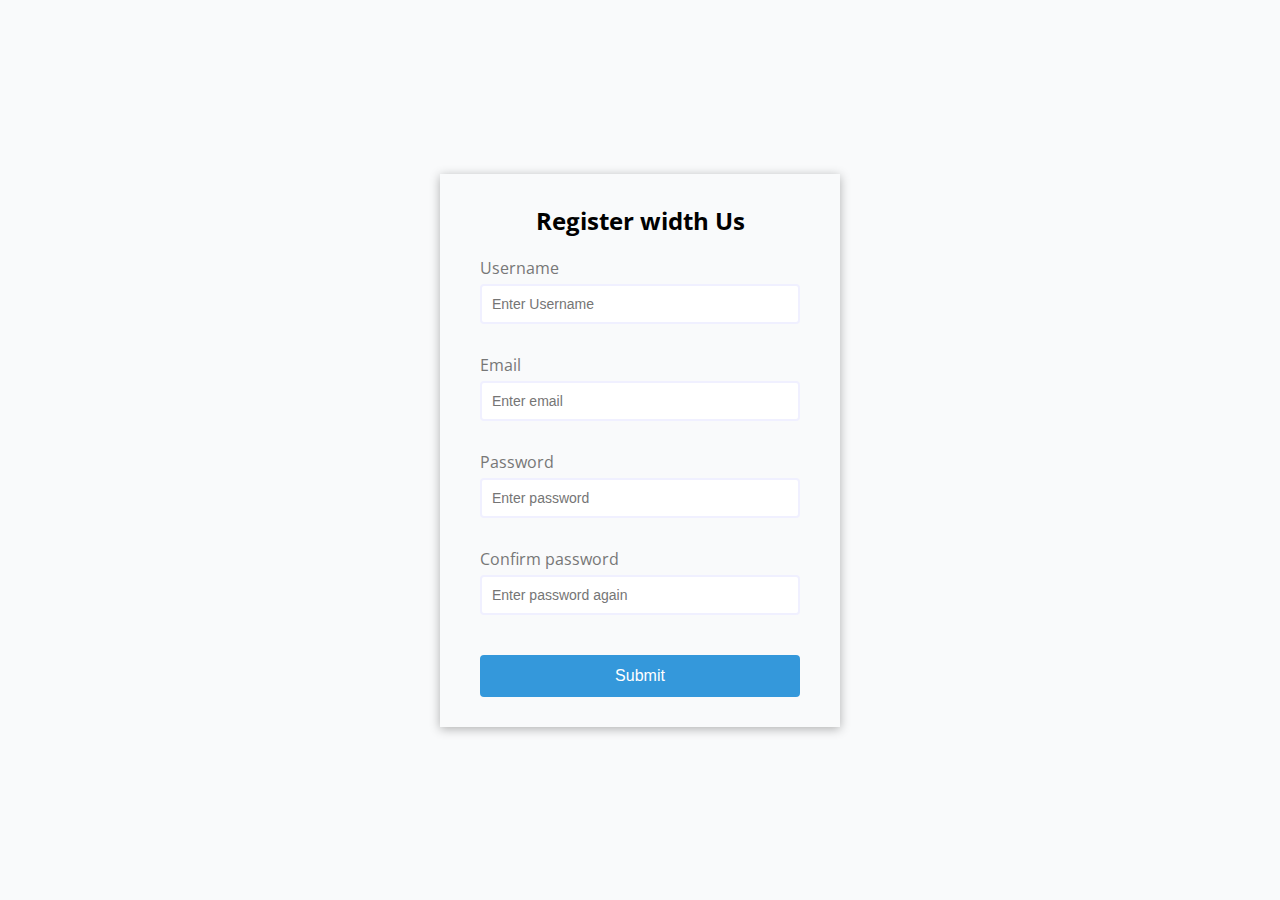
<file: PAC1_Ex2_1/index.html>
<!DOCTYPE html>
<html lang="en">
<head>
    <meta charset="UTF-8">
    <meta name="viewport" content="width=device-width, initial-scale=1.0">
    <title>Login</title>
    <link rel="stylesheet" href="style.css">
</head>
<body>
    
    <main>
        <div class="conteiner">
            <form id="form" class="form">
                <h2>Register width Us</h2>
                <div class="form-control">
                    <label for="username">Username</label>
                    <input type="text" id="username" placeholder="Enter Username">
                    <small>Error message</small>
                </div>
                <div class="form-control">
                    <label for="email">Email</label>
                    <input type="text" id="email" placeholder="Enter email">
                    <small>Error message</small>
                </div>
                <div class="form-control">
                    <label for="password">Password</label>
                    <input type="password" id="password" placeholder="Enter password">
                    <small>Error message</small>
                </div>
                <div class="form-control">
                    <label for="password2">Confirm password</label>
                    <input type="password" id="password2" placeholder="Enter password again">
                    <small>Error message</small>
                </div>
                <button type="submit">Submit</button>
            </form>
        </div>
    </main>
    <script src="script.js"></script>
</body>
</html>
</file>
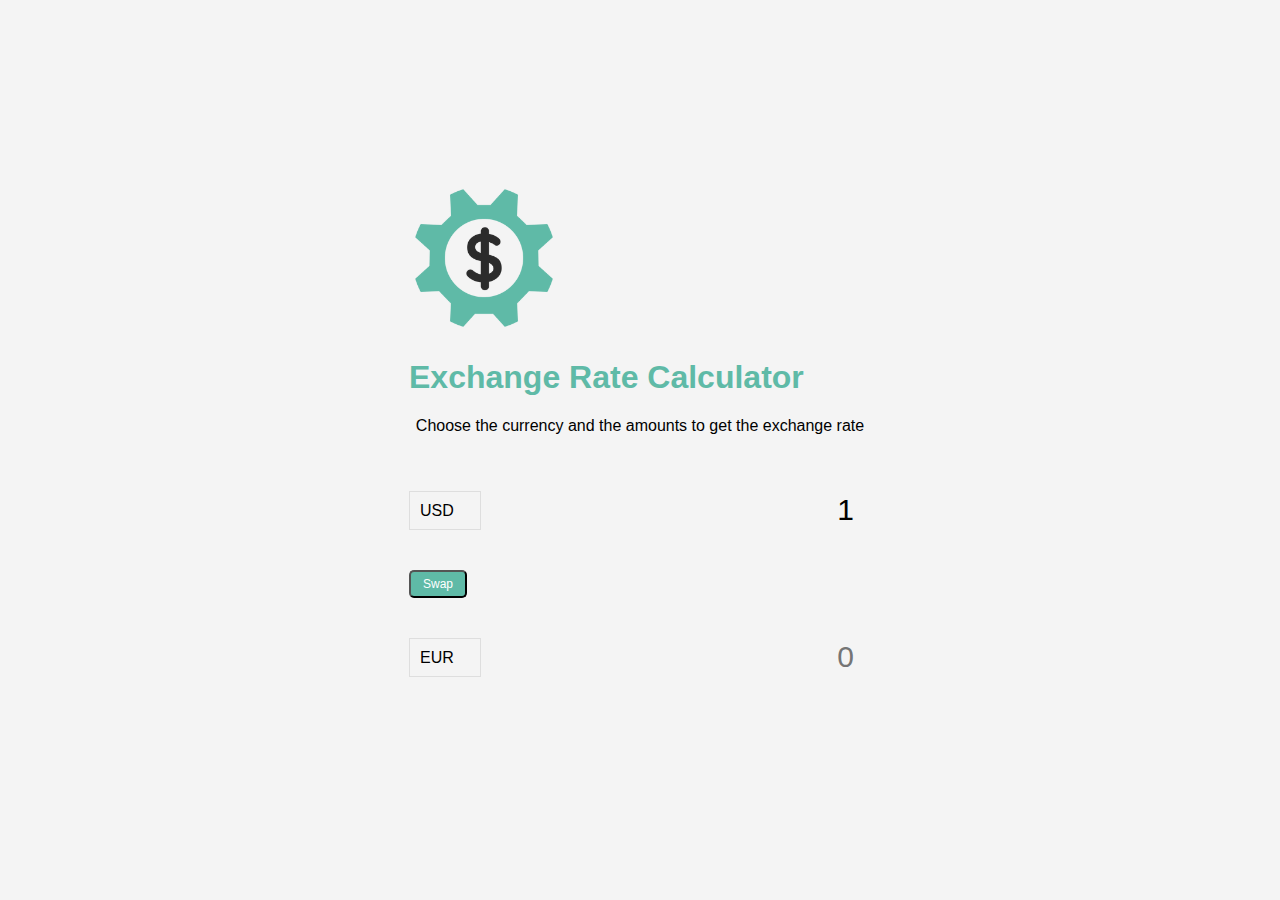
<file: PAC1_Ex2_2/index.html>
<!DOCTYPE html>
<html lang="en">
<head>
    <meta charset="UTF-8">
    <meta name="viewport" content="width=device-width, initial-scale=1.0">
    <meta http-equiv="X-UA-Compatible" content="ie=edge">
    <title>Exchange Rate Calculator</title>
    <link rel="stylesheet" href="style.css">
</head>
<body>
    <main>
        <img src="img/money.png" alt="logo calculator" class="money-img">
        <div class="resultAPI" id="resultAPI"></div>
        <h1>Exchange Rate Calculator</h1>
        <p>Choose the currency and the amounts to get the exchange rate</p>
        
        <div class="container">
            <div class="currency">
                <select id="currency-one">
                    <option value="EUR">EUR</option>
                    <option value="USD" selected>USD</option>
                    <option value="AED">AED</option>
                    <option value="AFN">AFN</option>
                    <option value="ALL">ALL</option>
                    <option value="AMD">AMD</option>
                    <option value="ANG">ANG</option>
                    <option value="AOA">AOA</option>
                    <option value="ARS">ARS</option>
                    <option value="AUD">AUD</option>
                    <option value="AWG">AWG</option>
                    <option value="AZN">AZN</option>
                    <option value="BAM">BAM</option>
                    <option value="BBD">BBD</option>
                    <option value="BDT">BDT</option>
                    <option value="BGN">BGN</option>
                    <option value="BHD">BHD</option>
                    <option value="BIF">BIF</option>
                    <option value="BMD">BMD</option>
                    <option value="BND">BND</option>
                    <option value="BOB">BOB</option>
                    <option value="BRL">BRL</option>
                    <option value="BSD">BSD</option>
                    <option value="BTN">BTN</option>
                    <option value="BWP">BWP</option>
                    <option value="BYN">BYN</option>
                    <option value="BZD">BZD</option>
                    <option value="CAD">CAD</option>
                    <option value="CDF">CDF</option>
                    <option value="CHF">CHF</option>
                    <option value="CLP">CLP</option>
                    <option value="CNY">CNY</option>
                    <option value="COP">COP</option>
                    <option value="CRC">CRC</option>
                    <option value="CUP">CUP</option>
                    <option value="CVE">CVE</option>
                    <option value="CZK">CZK</option>
                    <option value="DJF">DJF</option>
                    <option value="DKK">DKK</option>
                    <option value="DOP">DOP</option>
                    <option value="DZD">DZD</option>
                    <option value="EGP">EGP</option>
                    <option value="ERN">ERN</option>
                    <option value="ETB">ETB</option>
                    <option value="FJD">FJD</option>
                    <option value="FKP">FKP</option>
                    <option value="FOK">FOK</option>
                    <option value="GBP">GBP</option>
                    <option value="GEL">GEL</option>
                    <option value="GGP">GGP</option>
                    <option value="GHS">GHS</option>
                    <option value="GIP">GIP</option>
                    <option value="GMD">GMD</option>
                    <option value="GNF">GNF</option>
                    <option value="GTQ">GTQ</option>
                    <option value="GYD">GYD</option>
                    <option value="HKD">HKD</option>
                    <option value="HNL">HNL</option>
                    <option value="HRK">HRK</option>
                    <option value="HTG">HTG</option>
                    <option value="HUF">HUF</option>
                    <option value="IDR">IDR</option>
                    <option value="ILS">ILS</option>
                    <option value="IMP">IMP</option>
                    <option value="INR">INR</option>
                    <option value="IQD">IQD</option>
                    <option value="IRR">IRR</option>
                    <option value="ISK">ISK</option>
                    <option value="JEP">JEP</option>
                    <option value="JMD">JMD</option>
                    <option value="JOD">JOD</option>
                    <option value="JPY">JPY</option>
                    <option value="KES">KES</option>
                    <option value="KGS">KGS</option>
                    <option value="KHR">KHR</option>
                    <option value="KID">KID</option>
                    <option value="KMF">KMF</option>
                    <option value="KRW">KRW</option>
                    <option value="KWD">KWD</option>
                    <option value="KYD">KYD</option>
                    <option value="KZT">KZT</option>
                    <option value="LAK">LAK</option>
                    <option value="LBP">LBP</option>
                    <option value="LKR">LKR</option>
                    <option value="LRD">LRD</option>
                    <option value="LSL">LSL</option>
                    <option value="LYD">LYD</option>
                    <option value="MAD">MAD</option>
                    <option value="MDL">MDL</option>
                    <option value="MGA">MGA</option>
                    <option value="MKD">MKD</option>
                    <option value="MMK">MMK</option>
                    <option value="MNT">MNT</option>
                    <option value="MOP">MOP</option>
                    <option value="MRU">MRU</option>
                    <option value="MUR">MUR</option>
                    <option value="MVR">MVR</option>
                    <option value="MWK">MWK</option>
                    <option value="MXN">MXN</option>
                    <option value="MYR">MYR</option>
                    <option value="MZN">MZN</option>
                    <option value="NAD">NAD</option>
                    <option value="NGN">NGN</option>
                    <option value="NIO">NIO</option>
                    <option value="NOK">NOK</option>
                    <option value="NPR">NPR</option>
                    <option value="NZD">NZD</option>
                    <option value="OMR">OMR</option>
                    <option value="PAB">PAB</option>
                    <option value="PEN">PEN</option>
                    <option value="PGK">PGK</option>
                    <option value="PHP">PHP</option>
                    <option value="PKR">PKR</option>
                    <option value="PLN">PLN</option>
                    <option value="PYG">PYG</option>
                    <option value="QAR">QAR</option>
                    <option value="RON">RON</option>
                    <option value="RSD">RSD</option>
                    <option value="RUB">RUB</option>
                    <option value="RWF">RWF</option>
                    <option value="SAR">SAR</option>
                    <option value="SBD">SBD</option>
                    <option value="SCR">SCR</option>
                    <option value="SDG">SDG</option>
                    <option value="SEK">SEK</option>
                    <option value="SGD">SGD</option>
                    <option value="SHP">SHP</option>
                    <option value="SLE">SLE</option>
                    <option value="SOS">SOS</option>
                    <option value="SRD">SRD</option>
                    <option value="SSP">SSP</option>
                    <option value="STN">STN</option>
                    <option value="SYP">SYP</option>
                    <option value="SZL">SZL</option>
                    <option value="THB">THB</option>
                    <option value="TJS">TJS</option>
                    <option value="TMT">TMT</option>
                    <option value="TND">TND</option>
                    <option value="TOP">TOP</option>
                    <option value="TRY">TRY</option>
                    <option value="TTD">TTD</option>
                    <option value="TVD">TVD</option>
                    <option value="TWD">TWD</option>
                    <option value="TZS">TZS</option>
                    <option value="UAH">UAH</option>
                    <option value="UGX">UGX</option>
                    <option value="UYU">UYU</option>
                    <option value="UZS">UZS</option>
                    <option value="VES">VES</option>
                    <option value="VND">VND</option>
                    <option value="VUV">VUV</option>
                    <option value="WST">WST</option>
                    <option value="XAF">XAF</option>
                    <option value="XCD">XCD</option>
                    <option value="XDR">XDR</option>
                    <option value="XOF">XOF</option>
                    <option value="XPF">XPF</option>
                    <option value="YER">YER</option>
                    <option value="ZAR">ZAR</option>
                    <option value="ZMW">ZMW</option>
                    <option value="ZWL">ZWL</option>
                </select>
                <input type="number" id="amount-one" placeholder="0" value="1">
                <div class="errorOne" id="errorOne"></div>
            </div>
            <div class="swap-rate-container">
                <button class="btn" id="swap">
                    Swap
                </button>
                <div class="rate" id="rate"></div>
            </div>
            <div class="currency">
                <select id="currency-two">
                    <option value="EUR" selected>EUR</option>
                    <option value="USD">USD</option>
                    <option value="AED">AED</option>
                    <option value="AFN">AFN</option>
                    <option value="ALL">ALL</option>
                    <option value="AMD">AMD</option>
                    <option value="ANG">ANG</option>
                    <option value="AOA">AOA</option>
                    <option value="ARS">ARS</option>
                    <option value="AUD">AUD</option>
                    <option value="AWG">AWG</option>
                    <option value="AZN">AZN</option>
                    <option value="BAM">BAM</option>
                    <option value="BBD">BBD</option>
                    <option value="BDT">BDT</option>
                    <option value="BGN">BGN</option>
                    <option value="BHD">BHD</option>
                    <option value="BIF">BIF</option>
                    <option value="BMD">BMD</option>
                    <option value="BND">BND</option>
                    <option value="BOB">BOB</option>
                    <option value="BRL">BRL</option>
                    <option value="BSD">BSD</option>
                    <option value="BTN">BTN</option>
                    <option value="BWP">BWP</option>
                    <option value="BYN">BYN</option>
                    <option value="BZD">BZD</option>
                    <option value="CAD">CAD</option>
                    <option value="CDF">CDF</option>
                    <option value="CHF">CHF</option>
                    <option value="CLP">CLP</option>
                    <option value="CNY">CNY</option>
                    <option value="COP">COP</option>
                    <option value="CRC">CRC</option>
                    <option value="CUP">CUP</option>
                    <option value="CVE">CVE</option>
                    <option value="CZK">CZK</option>
                    <option value="DJF">DJF</option>
                    <option value="DKK">DKK</option>
                    <option value="DOP">DOP</option>
                    <option value="DZD">DZD</option>
                    <option value="EGP">EGP</option>
                    <option value="ERN">ERN</option>
                    <option value="ETB">ETB</option>
                    <option value="FJD">FJD</option>
                    <option value="FKP">FKP</option>
                    <option value="FOK">FOK</option>
                    <option value="GBP">GBP</option>
                    <option value="GEL">GEL</option>
                    <option value="GGP">GGP</option>
                    <option value="GHS">GHS</option>
                    <option value="GIP">GIP</option>
                    <option value="GMD">GMD</option>
                    <option value="GNF">GNF</option>
                    <option value="GTQ">GTQ</option>
                    <option value="GYD">GYD</option>
                    <option value="HKD">HKD</option>
                    <option value="HNL">HNL</option>
                    <option value="HRK">HRK</option>
                    <option value="HTG">HTG</option>
                    <option value="HUF">HUF</option>
                    <option value="IDR">IDR</option>
                    <option value="ILS">ILS</option>
                    <option value="IMP">IMP</option>
                    <option value="INR">INR</option>
                    <option value="IQD">IQD</option>
                    <option value="IRR">IRR</option>
                    <option value="ISK">ISK</option>
                    <option value="JEP">JEP</option>
                    <option value="JMD">JMD</option>
                    <option value="JOD">JOD</option>
                    <option value="JPY">JPY</option>
                    <option value="KES">KES</option>
                    <option value="KGS">KGS</option>
                    <option value="KHR">KHR</option>
                    <option value="KID">KID</option>
                    <option value="KMF">KMF</option>
                    <option value="KRW">KRW</option>
                    <option value="KWD">KWD</option>
                    <option value="KYD">KYD</option>
                    <option value="KZT">KZT</option>
                    <option value="LAK">LAK</option>
                    <option value="LBP">LBP</option>
                    <option value="LKR">LKR</option>
                    <option value="LRD">LRD</option>
                    <option value="LSL">LSL</option>
                    <option value="LYD">LYD</option>
                    <option value="MAD">MAD</option>
                    <option value="MDL">MDL</option>
                    <option value="MGA">MGA</option>
                    <option value="MKD">MKD</option>
                    <option value="MMK">MMK</option>
                    <option value="MNT">MNT</option>
                    <option value="MOP">MOP</option>
                    <option value="MRU">MRU</option>
                    <option value="MUR">MUR</option>
                    <option value="MVR">MVR</option>
                    <option value="MWK">MWK</option>
                    <option value="MXN">MXN</option>
                    <option value="MYR">MYR</option>
                    <option value="MZN">MZN</option>
                    <option value="NAD">NAD</option>
                    <option value="NGN">NGN</option>
                    <option value="NIO">NIO</option>
                    <option value="NOK">NOK</option>
                    <option value="NPR">NPR</option>
                    <option value="NZD">NZD</option>
                    <option value="OMR">OMR</option>
                    <option value="PAB">PAB</option>
                    <option value="PEN">PEN</option>
                    <option value="PGK">PGK</option>
                    <option value="PHP">PHP</option>
                    <option value="PKR">PKR</option>
                    <option value="PLN">PLN</option>
                    <option value="PYG">PYG</option>
                    <option value="QAR">QAR</option>
                    <option value="RON">RON</option>
                    <option value="RSD">RSD</option>
                    <option value="RUB">RUB</option>
                    <option value="RWF">RWF</option>
                    <option value="SAR">SAR</option>
                    <option value="SBD">SBD</option>
                    <option value="SCR">SCR</option>
                    <option value="SDG">SDG</option>
                    <option value="SEK">SEK</option>
                    <option value="SGD">SGD</option>
                    <option value="SHP">SHP</option>
                    <option value="SLE">SLE</option>
                    <option value="SOS">SOS</option>
                    <option value="SRD">SRD</option>
                    <option value="SSP">SSP</option>
                    <option value="STN">STN</option>
                    <option value="SYP">SYP</option>
                    <option value="SZL">SZL</option>
                    <option value="THB">THB</option>
                    <option value="TJS">TJS</option>
                    <option value="TMT">TMT</option>
                    <option value="TND">TND</option>
                    <option value="TOP">TOP</option>
                    <option value="TRY">TRY</option>
                    <option value="TTD">TTD</option>
                    <option value="TVD">TVD</option>
                    <option value="TWD">TWD</option>
                    <option value="TZS">TZS</option>
                    <option value="UAH">UAH</option>
                    <option value="UGX">UGX</option>
                    <option value="UYU">UYU</option>
                    <option value="UZS">UZS</option>
                    <option value="VES">VES</option>
                    <option value="VND">VND</option>
                    <option value="VUV">VUV</option>
                    <option value="WST">WST</option>
                    <option value="XAF">XAF</option>
                    <option value="XCD">XCD</option>
                    <option value="XDR">XDR</option>
                    <option value="XOF">XOF</option>
                    <option value="XPF">XPF</option>
                    <option value="YER">YER</option>
                    <option value="ZAR">ZAR</option>
                    <option value="ZMW">ZMW</option>
                    <option value="ZWL">ZWL</option>
                </select>
                <input type="number" id="amount-two" placeholder="0">
                <div class="errorTwo" id="errorTwo"></div>
            </div>
        </div>
        <script src="script.js"></script>
    </main>
</body>
</html>
</file>
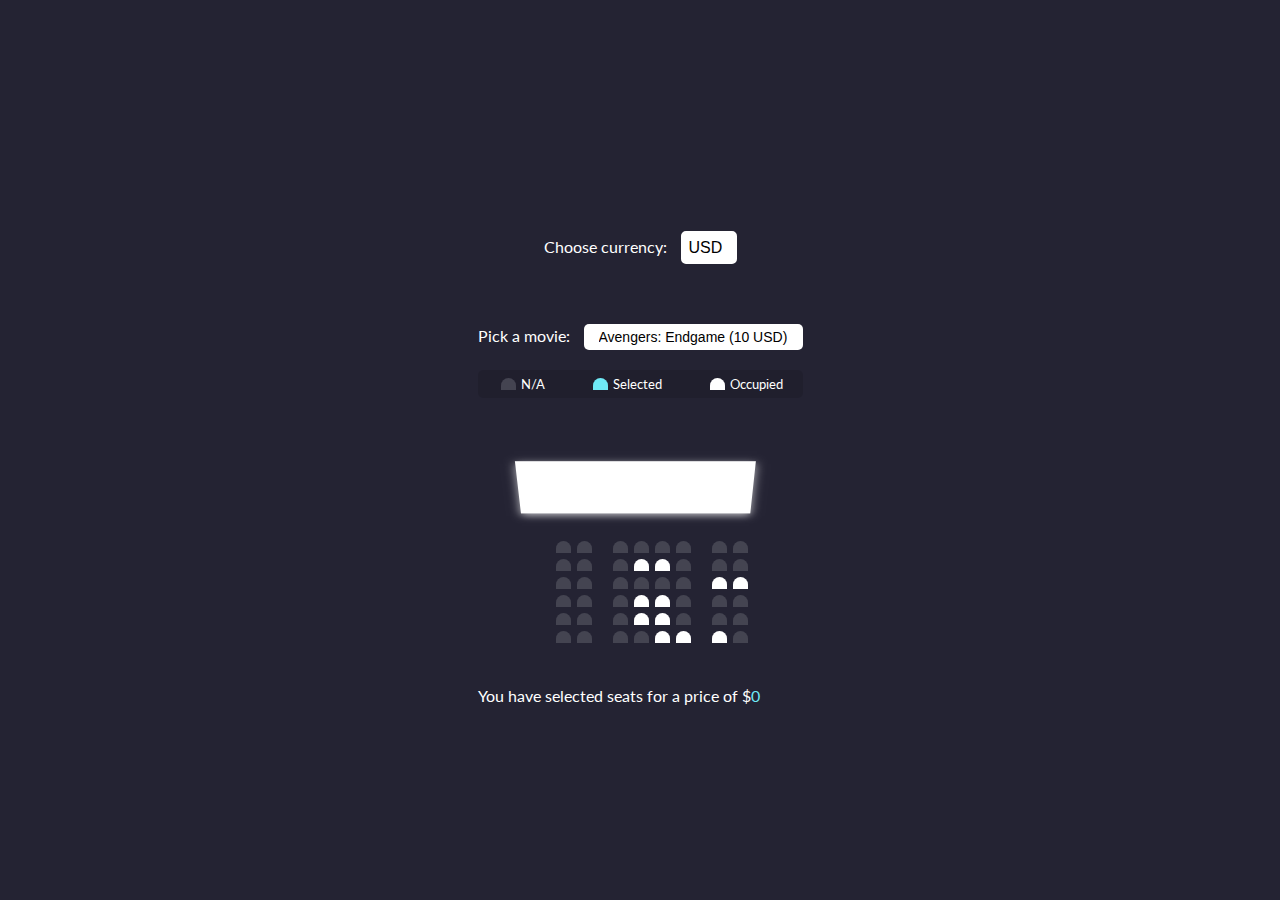
<file: PAC1_Ex2_3/index.html>
<!DOCTYPE html>
<html lang="en">
<head>
    <meta charset="UTF-8">
    <meta name="viewport" content="width=device-width, initial-scale=1.0">
    <meta http-equiv="X-UA-Compatible" content="ie=edge">
    <title>Movie Seat Booking</title>
    <link rel="stylesheet" href="style.css">
</head>
<body>
    <main>
        <div class="currency">
            <label>Choose currency: <label>
            <select id="currency-one">
                <option value="EUR">EUR</option>
                <option value="USD" selected>USD</option>
                <option value="AED">AED</option>
                <option value="AFN">AFN</option>
                <option value="ALL">ALL</option>
                <option value="AMD">AMD</option>
                <option value="ANG">ANG</option>
                <option value="AOA">AOA</option>
                <option value="ARS">ARS</option>
                <option value="AUD">AUD</option>
                <option value="AWG">AWG</option>
                <option value="AZN">AZN</option>
                <option value="BAM">BAM</option>
                <option value="BBD">BBD</option>
                <option value="BDT">BDT</option>
                <option value="BGN">BGN</option>
                <option value="BHD">BHD</option>
                <option value="BIF">BIF</option>
                <option value="BMD">BMD</option>
                <option value="BND">BND</option>
                <option value="BOB">BOB</option>
                <option value="BRL">BRL</option>
                <option value="BSD">BSD</option>
                <option value="BTN">BTN</option>
                <option value="BWP">BWP</option>
                <option value="BYN">BYN</option>
                <option value="BZD">BZD</option>
                <option value="CAD">CAD</option>
                <option value="CDF">CDF</option>
                <option value="CHF">CHF</option>
                <option value="CLP">CLP</option>
                <option value="CNY">CNY</option>
                <option value="COP">COP</option>
                <option value="CRC">CRC</option>
                <option value="CUP">CUP</option>
                <option value="CVE">CVE</option>
                <option value="CZK">CZK</option>
                <option value="DJF">DJF</option>
                <option value="DKK">DKK</option>
                <option value="DOP">DOP</option>
                <option value="DZD">DZD</option>
                <option value="EGP">EGP</option>
                <option value="ERN">ERN</option>
                <option value="ETB">ETB</option>
                <option value="FJD">FJD</option>
                <option value="FKP">FKP</option>
                <option value="FOK">FOK</option>
                <option value="GBP">GBP</option>
                <option value="GEL">GEL</option>
                <option value="GGP">GGP</option>
                <option value="GHS">GHS</option>
                <option value="GIP">GIP</option>
                <option value="GMD">GMD</option>
                <option value="GNF">GNF</option>
                <option value="GTQ">GTQ</option>
                <option value="GYD">GYD</option>
                <option value="HKD">HKD</option>
                <option value="HNL">HNL</option>
                <option value="HRK">HRK</option>
                <option value="HTG">HTG</option>
                <option value="HUF">HUF</option>
                <option value="IDR">IDR</option>
                <option value="ILS">ILS</option>
                <option value="IMP">IMP</option>
                <option value="INR">INR</option>
                <option value="IQD">IQD</option>
                <option value="IRR">IRR</option>
                <option value="ISK">ISK</option>
                <option value="JEP">JEP</option>
                <option value="JMD">JMD</option>
                <option value="JOD">JOD</option>
                <option value="JPY">JPY</option>
                <option value="KES">KES</option>
                <option value="KGS">KGS</option>
                <option value="KHR">KHR</option>
                <option value="KID">KID</option>
                <option value="KMF">KMF</option>
                <option value="KRW">KRW</option>
                <option value="KWD">KWD</option>
                <option value="KYD">KYD</option>
                <option value="KZT">KZT</option>
                <option value="LAK">LAK</option>
                <option value="LBP">LBP</option>
                <option value="LKR">LKR</option>
                <option value="LRD">LRD</option>
                <option value="LSL">LSL</option>
                <option value="LYD">LYD</option>
                <option value="MAD">MAD</option>
                <option value="MDL">MDL</option>
                <option value="MGA">MGA</option>
                <option value="MKD">MKD</option>
                <option value="MMK">MMK</option>
                <option value="MNT">MNT</option>
                <option value="MOP">MOP</option>
                <option value="MRU">MRU</option>
                <option value="MUR">MUR</option>
                <option value="MVR">MVR</option>
                <option value="MWK">MWK</option>
                <option value="MXN">MXN</option>
                <option value="MYR">MYR</option>
                <option value="MZN">MZN</option>
                <option value="NAD">NAD</option>
                <option value="NGN">NGN</option>
                <option value="NIO">NIO</option>
                <option value="NOK">NOK</option>
                <option value="NPR">NPR</option>
                <option value="NZD">NZD</option>
                <option value="OMR">OMR</option>
                <option value="PAB">PAB</option>
                <option value="PEN">PEN</option>
                <option value="PGK">PGK</option>
                <option value="PHP">PHP</option>
                <option value="PKR">PKR</option>
                <option value="PLN">PLN</option>
                <option value="PYG">PYG</option>
                <option value="QAR">QAR</option>
                <option value="RON">RON</option>
                <option value="RSD">RSD</option>
                <option value="RUB">RUB</option>
                <option value="RWF">RWF</option>
                <option value="SAR">SAR</option>
                <option value="SBD">SBD</option>
                <option value="SCR">SCR</option>
                <option value="SDG">SDG</option>
                <option value="SEK">SEK</option>
                <option value="SGD">SGD</option>
                <option value="SHP">SHP</option>
                <option value="SLE">SLE</option>
                <option value="SOS">SOS</option>
                <option value="SRD">SRD</option>
                <option value="SSP">SSP</option>
                <option value="STN">STN</option>
                <option value="SYP">SYP</option>
                <option value="SZL">SZL</option>
                <option value="THB">THB</option>
                <option value="TJS">TJS</option>
                <option value="TMT">TMT</option>
                <option value="TND">TND</option>
                <option value="TOP">TOP</option>
                <option value="TRY">TRY</option>
                <option value="TTD">TTD</option>
                <option value="TVD">TVD</option>
                <option value="TWD">TWD</option>
                <option value="TZS">TZS</option>
                <option value="UAH">UAH</option>
                <option value="UGX">UGX</option>
                <option value="UYU">UYU</option>
                <option value="UZS">UZS</option>
                <option value="VES">VES</option>
                <option value="VND">VND</option>
                <option value="VUV">VUV</option>
                <option value="WST">WST</option>
                <option value="XAF">XAF</option>
                <option value="XCD">XCD</option>
                <option value="XDR">XDR</option>
                <option value="XOF">XOF</option>
                <option value="XPF">XPF</option>
                <option value="YER">YER</option>
                <option value="ZAR">ZAR</option>
                <option value="ZMW">ZMW</option>
                <option value="ZWL">ZWL</option>
            </select>
        </div>
        <label id="apiresult" class="apiresult"></label>
        <div class="movie-container">
            <label>Pick a movie:</label>
            <select id="movie" class="moviePrices">
                <option class="film" value="10" title="Avengers: Endgame">Avengers: Endgame (10 USD)</option>
                <option class="film" value="12" title="Joker">Joker (12 USD)</option>
                <option class="film" value="8" title="Toy Story 4">Toy Story 4 (8 USD)</option>
                <option class="film" value="9" title="The Lion King">The Lion King (9 USD)</option>
            </select>
        </div>
        <ul class="showcase">
            <li>
                <div class="seat"></div>
                <small>N/A</small>
            </li>
            <li>
                <div class="seat selected"></div>
                <small>Selected</small>
            </li>
            <li>
                <div class="seat occupied"></div>
                <small>Occupied</small>
            </li>
        </ul>

        <div class="container">
            <div class="screen"></div>
            <div class="row">
                <div class="seat"></div>
                <div class="seat"></div>
                <div class="seat"></div>
                <div class="seat"></div>
                <div class="seat"></div>
                <div class="seat"></div>
                <div class="seat"></div>
                <div class="seat"></div>
            </div>
            <div class="row">
                <div class="seat"></div>
                <div class="seat"></div>
                <div class="seat"></div>
                <div class="seat occupied"></div>
                <div class="seat occupied"></div>
                <div class="seat"></div>
                <div class="seat"></div>
                <div class="seat"></div>
            </div>
            <div class="row">
                <div class="seat"></div>
                <div class="seat"></div>
                <div class="seat"></div>
                <div class="seat"></div>
                <div class="seat"></div>
                <div class="seat"></div>
                <div class="seat occupied"></div>
                <div class="seat occupied"></div>
            </div>
            <div class="row">
                <div class="seat"></div>
                <div class="seat"></div>
                <div class="seat"></div>
                <div class="seat occupied"></div>
                <div class="seat occupied"></div>
                <div class="seat"></div>
                <div class="seat"></div>
                <div class="seat"></div>
            </div>
            <div class="row">
                <div class="seat"></div>
                <div class="seat"></div>
                <div class="seat"></div>
                <div class="seat occupied"></div>
                <div class="seat occupied"></div>
                <div class="seat"></div>
                <div class="seat"></div>
                <div class="seat"></div>
            </div>
            <div class="row">
                <div class="seat"></div>
                <div class="seat"></div>
                <div class="seat"></div>
                <div class="seat"></div>
                <div class="seat occupied"></div>
                <div class="seat occupied"></div>
                <div class="seat occupied"></div>
                <div class="seat"></div>
            </div>
               
        </div>
        <p class="text">You have selected <span id="count" class="count">0</span> seats 
            for a price of $<span id="total" class="total">0</span></p>
    </main>
    <script src="script.js"></script>
</body>
</html>
</file>
<file: PAC1_Ex2_1/style.css>
@import url('https://fonts.googleapis.com/css?family=Open+Sans:400,600,300');
:root{
    --success-color: #2ecc71;
    --error-color: #e74c3c;
}

* {
    box-sizing: border-box;
}

body {
    background-color: #f9fafb;
    font-family: 'Open Sans', sans-serif;
    display: flex;
    align-items: center;
    justify-content: center;
    min-height: 100vh;
    margin: 0;
}

.container {
    background-color: #fff;
    border-radius: 5px;
    box-shadow: 0 2px 10px rgba(0, 0, 0, 0.3);
    width: 500px;
}

h2{
    text-align: center;
    margin: 0 0 20px;
}

.form {
    padding: 30px 40px;
    box-shadow: 0 2px 10px rgba(0, 0, 0, 0.3);
    width: 400px;
}

.form-control{
    margin-bottom: 10px;
    padding-bottom: 20px;
    position: relative;
}

.form-control label {
    color: #777;
    display: block;
    margin-bottom: 5px;
}

.form-control input {
    border: 2px solid #f0f0ff;
    border-radius: 4px;
    display: block;
    width: 100%;
    padding: 10px;
    font-size: 14px;
}

.form-control input:focus{
    outline: 0;
    border-color: #777;
}

.form-control.success input {
    border-color: var(--success-color);
}

.form-control.error input{
    border-color: var(--error-color);
}

.form-control small {
    color: var(--error-color);
    position: absolute;
    bottom: 0;
    left: 0;
    visibility: hidden;
}

.form-control.error small {
    visibility: visible;
}

.form button {
    cursor: pointer;
    background-color: #3498db;
    border: 2px solid #3498db;
    border-radius: 4px;
    color: white;
    display: block;
    font-size: 16px;
    padding: 10px;
    margin-top: 20px;
    width: 100%;
}
</file>
<file: PAC1_Ex2_2/style.css>
:root {
    --primary-color: #5fbaa7;
}
*{
    box-sizing: border-box;
}
body {
    background-color: #f4f4f4;
    display: flex;
    flex-direction: column;
    align-items: center;
    justify-content: center;
    font-family: Arial, Helvetica, sans-serif;
    margin: 0;
    padding: 20px;
    height: 100vh;
}
h1 {
    color: var(--primary-color);
}
p {
    text-align: center;
}
.btn {
    color: #fff;
    background: var(--primary-color);
    cursor: pointer;
    border-radius: 5px;
    font-size: 12px;
    padding: 5px 12px;
}
.money-img{
    width: 150px;
    text-align: center;
}
.currency{
    padding: 40px 0;
    display: flex;
    align-items: center;
    justify-content: space-between;
}
.currency select {
    padding: 10px 20px 10px 10px;
    -moz-appearance: none;
    -webkit-appearance: none;
    appearance: none;
    border: 1px solid #dedede;
    font-size: 16px;
    background: transparent;
    background-position: right 10px top 50%, 0, 0;
    background-size: 12px auto, 100%;
    background-repeat: no-repeat;
}
.currency input {
    border: 0;
    background: transparent;
    font-size: 30px;
    text-align: right;
}
.swap-rate-container {
    display: flex;
    align-items: center;
    justify-content:  space-between;
}
.rate {
    color: var(--primary-color);
    font-size: 14px;
    padding: 0 10px;
}
select:focus, input:focus, button:focus {
    outline: 0;
}

@media (max-width: 600px) {
    .currency input {
        width: 200px;
    }
}
</file>
<file: PAC1_Ex2_3/style.css>
@import url('https://fonts.googleapis.com/css2?family=Lato:wght@100&display=swap');

* {
    box-sizing: border-box;
}

body {
    background-color: #242333;
    color: #fff;
    display: flex;
    flex-direction: column;
    justify-content: center;
    align-items: center;
    height: 100vh;
    margin: 0;
    font-family: 'Lato', sans-serif;
}

.movie-container {
    margin: 20px 0;
}

.movie-container select {
    background-color: #fff;
    border: 0;
    border-radius: 5px;
    font-size: 14px;
    margin-left: 10px;
    padding: 5px 15px 5px 15px;
    appearance: none;
    -moz-appearance: none;
    -webkit-appearance: none;
}

.container {
    perspective: 1000px;
    margin: 40px 40px;
    padding-right: 10px;
    align-content: center;
}

.seat {
    background-color: #444451;
    height: 12px;
    width: 15px;
    margin: 3px;
    border-top-left-radius: 10px;
    border-top-right-radius: 10px;
}
.seat.selected {
    background-color:  #6feaf6;
}

.seat.occupied{
    background-color: #fff;
}

.seat:nth-of-type(2) {
    margin-right: 18px;
}
.seat:nth-last-of-type(2) {
    margin-left: 18px;
}
.seat:not(.occupied):hover {
    cursor: pointer;
    transform: scale(1.2);
}
.showcase .seat:not(.occupied):hover {
    cursor: default;
    transform: scale(1);
}
.showcase {
    background: rgba(0,0,0,0.1);
    padding: 5px 10px;
    border-radius: 5px;
    color: #777;
    display: flex;
    list-style-type: none;
    justify-content: space-between;
}

.showcase li {
    display: flex;
    align-items:center;
    justify-content: center;
    margin: 0 10px;
}
.showcase li small {
    margin-left: 2px;
    color: #fff;
}

.row {
    display: flex;
    margin-left: 35px;
}

.screen {
    background-color: #fff;
    height: 70px;
    width: 100%;
    margin: 15px 0;
    transform: rotateX(-45deg);
    box-shadow: 0 3px 10px rgba(255,255,255,0.7);
}

p.text {
    margin: 5px 0;
}
p.text span {
    color: #6feaf6;
}

.currency{
    padding: 40px 0;
    display: flex;
    align-items: center;
    justify-content: center;
}
.currency select {
    padding: 10px 20px 10px 10px;
    -moz-appearance: none;
    -webkit-appearance: none;
    appearance: none;
    border: 3px solid #fff;
    background-color: #fff;
    border-radius: 5px;
    font-size: 14px;
    margin-left: 10px;
    padding: 5px;
    font-size: 16px;
    background-position: right 10px top 50%, 0, 0;
    background-size: 12px auto, 100%;
    background-repeat: no-repeat;
}
</file>
